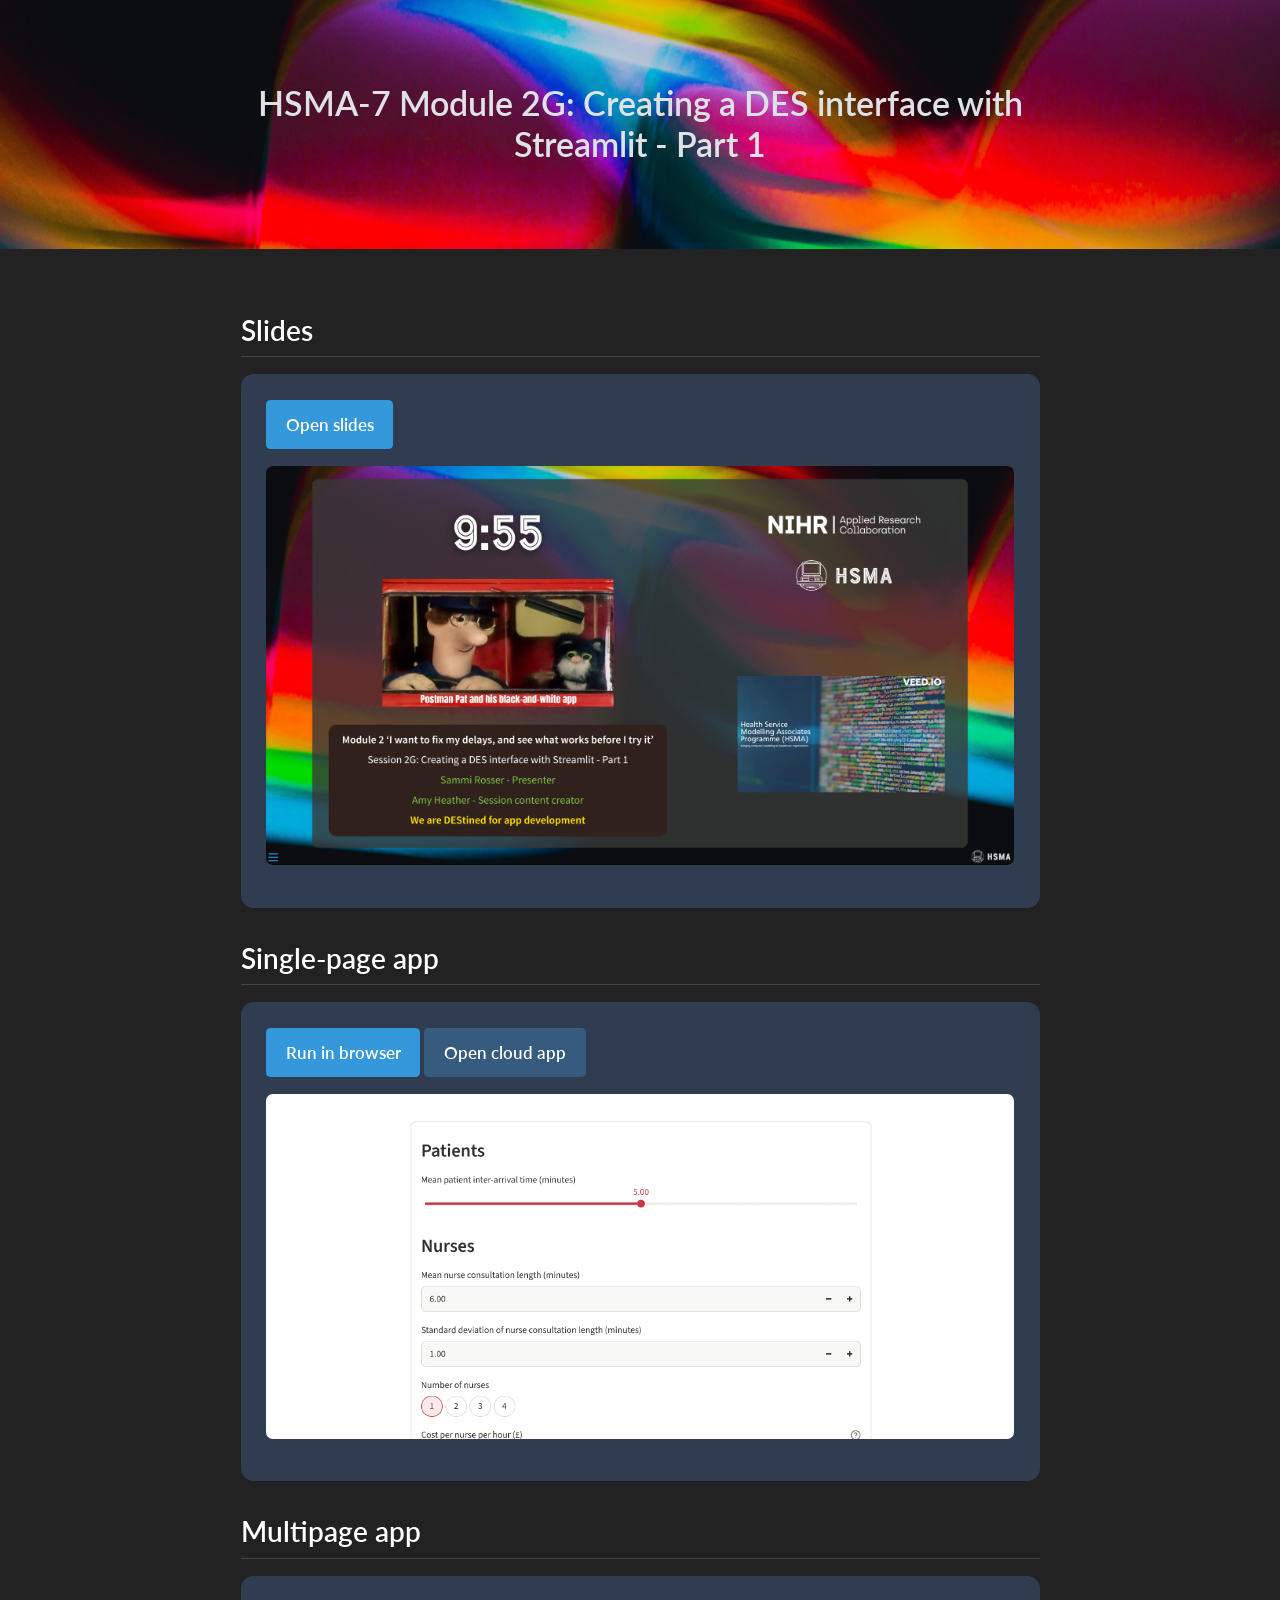
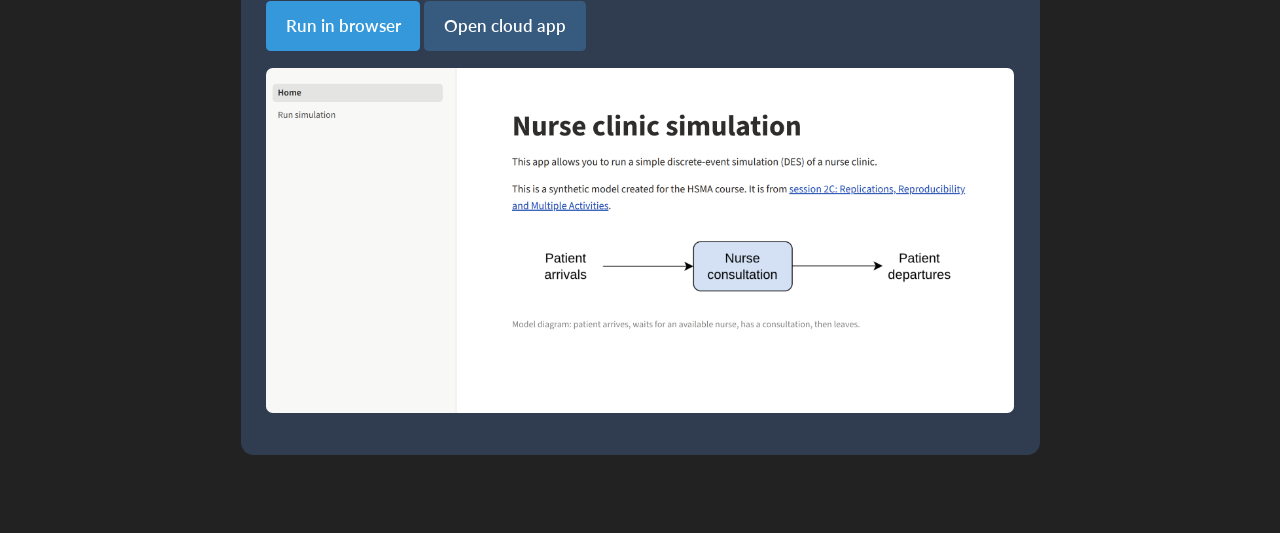
<file: index.html>
<!DOCTYPE html>
<html xmlns="http://www.w3.org/1999/xhtml" lang="en" xml:lang="en"><head>

<meta charset="utf-8">
<meta name="generator" content="quarto-1.11.9">

<meta name="viewport" content="width=device-width, initial-scale=1.0, user-scalable=yes">


<title>HSMA-7 Module 2G: Creating a DES interface with Streamlit - Part 1 – Slides and apps</title>
<style>
/* Default styles provided by pandoc.
** See https://pandoc.org/MANUAL.html#variables-for-html for config info.
*/
span.smallcaps{font-variant: small-caps;}
div.columns{display: flex; gap: 1.5em;}
div.column{flex: auto;}
@media screen {
div.columns{gap: min(4vw, 1.5em);}
div.column{overflow-x: auto;}
}
div.hanging-indent{margin-left: 1.5em; text-indent: -1.5em;}
ul.task-list{list-style: none;}
ul.task-list li input[type="checkbox"] {
  width: 0.8em;
  margin: 0 0.8em 0.2em -1em; /* quarto-specific, see https://github.com/quarto-dev/quarto-cli/issues/4556 */ 
  vertical-align: middle;
}
</style>


<script src="site_libs/quarto-nav/quarto-nav.js"></script>
<script src="site_libs/clipboard/clipboard.min.js"></script>
<script src="site_libs/quarto-search/autocomplete.umd.js"></script>
<script src="site_libs/quarto-search/fuse.min.js"></script>
<script src="site_libs/quarto-search/quarto-search.js"></script>
<meta name="quarto:offset" content="./">
<script src="site_libs/quarto-html/quarto.js" type="module"></script>
<script src="site_libs/quarto-html/tabsets/tabsets.js" type="module"></script>
<script src="site_libs/quarto-html/scrollable-regions/scrollable-regions.js" type="module"></script>
<script src="site_libs/quarto-html/popper.min.js"></script>
<script src="site_libs/quarto-html/tippy.umd.min.js"></script>
<script src="site_libs/quarto-html/anchor.min.js"></script>
<link href="site_libs/quarto-html/tippy.css" rel="stylesheet">
<link href="site_libs/quarto-html/quarto-syntax-highlighting-dark-447e42e69aaa9833c0ba1b986f430b20.css" rel="stylesheet" id="quarto-text-highlighting-styles">
<script src="site_libs/bootstrap/bootstrap.min.js"></script>
<link href="site_libs/bootstrap/bootstrap-icons.css" rel="stylesheet">
<link href="site_libs/bootstrap/bootstrap-82f95804a86ccce82947337a0379908e.min.css" rel="stylesheet" append-hash="true" id="quarto-bootstrap" data-mode="dark">
<script id="quarto-search-options" type="application/json">{
  "location": "sidebar",
  "copy-button": false,
  "collapse-after": 3,
  "panel-placement": "start",
  "type": "textbox",
  "limit": 50,
  "keyboard-shortcut": [
    "f",
    "/",
    "s"
  ],
  "show-item-context": false,
  "language": {
    "search-no-results-text": "No results",
    "search-matching-documents-text": "matching documents",
    "search-copy-link-title": "Copy link to search",
    "search-hide-matches-text": "Hide additional matches",
    "search-more-match-text": "more match in this document",
    "search-more-matches-text": "more matches in this document",
    "search-clear-button-title": "Clear",
    "search-text-placeholder": "",
    "search-detached-cancel-button-title": "Cancel",
    "search-submit-button-title": "Submit",
    "search-label": "Search"
  }
}</script>
<style>

      .quarto-title-block .quarto-title-banner {
        background-image: url(slides/template/banner_hq.png);
background-size: cover;
      }
</style>


<link rel="stylesheet" href="slides/template/index_style.css">
</head>

<body class="fullcontent quarto-light"><a id="quarto-skip-link" class="visually-hidden-focusable" href="#quarto-document-content">Skip to main content</a>

<div id="quarto-search-results"></div>
<!-- content -->
<header id="title-block-header" class="quarto-title-block default page-columns page-full">
  <div class="quarto-title-banner page-columns page-full">
    <div class="quarto-title column-body">
      <h1 class="title">HSMA-7 Module 2G: Creating a DES interface with Streamlit - Part 1</h1>
                      </div>
  </div>
    
  
  <div class="quarto-title-meta">

      
    
      
    </div>
    
  
  </header><div id="quarto-content" class="quarto-container page-columns page-rows-contents page-layout-article">
<!-- sidebar -->
<!-- margin-sidebar -->
    
<!-- main -->
<main class="content quarto-banner-title-block" id="quarto-document-content" tabindex="-1">





<section id="slides" class="level2">
<h2 class="anchored" data-anchor-id="slides">Slides</h2>
<div class="resource-card">
<div class="resource-actions">
<p><a href="./slides/index.html" class="btn btn-info">Open slides</a></p>
</div>
<p><img src="slides/images/preview_slides.png" class="img-fluid" alt="Preview of the slides"></p>
</div>
</section>
<section id="single-page-app" class="level2">
<h2 class="anchored" data-anchor-id="single-page-app">Single-page app</h2>
<div class="resource-card">
<div class="resource-actions">
<p><a href="app/singlepage/index.html" class="btn btn-info">Run in browser</a> <a href="https://hsma-des-simple.streamlit.app/" class="btn btn-primary">Open cloud app</a></p>
</div>
<p><img src="slides/images/preview_singlepage.png" class="img-fluid" alt="Preview of the single-page app"></p>
</div>
</section>
<section id="multipage-app" class="level2">
<h2 class="anchored" data-anchor-id="multipage-app">Multipage app</h2>
<div class="resource-card">
<div class="resource-actions">
<p><a href="app/multipage/index.html" class="btn btn-info">Run in browser</a> <a href="https://hsma-des-multipage.streamlit.app/" class="btn btn-primary">Open cloud app</a></p>
</div>
<p><img src="slides/images/preview_multipage.png" class="img-fluid" alt="Preview of the multipage app"></p>
</div>


</section>

</main> <!-- /main -->
<script id="quarto-html-after-body" type="application/javascript">
  window.document.addEventListener("DOMContentLoaded", function (event) {
    const icon = "";
    const anchorJS = new window.AnchorJS();
    anchorJS.options = {
      placement: 'right',
      icon: icon
    };
    anchorJS.add('.anchored');
    const isCodeAnnotation = (el) => {
      for (const clz of el.classList) {
        if (clz.startsWith('code-annotation-')) {                     
          return true;
        }
      }
      return false;
    }
    const onCopySuccess = function(e) {
      // button target
      const button = e.trigger;
      // don't keep focus
      button.blur();
      // flash "checked"
      button.classList.add('code-copy-button-checked');
      var currentTitle = button.getAttribute("title");
      button.setAttribute("title", "Copied!");
      let tooltip;
      if (window.bootstrap) {
        button.setAttribute("data-bs-toggle", "tooltip");
        button.setAttribute("data-bs-placement", "left");
        button.setAttribute("data-bs-title", "Copied!");
        tooltip = new bootstrap.Tooltip(button, 
          { trigger: "manual", 
            customClass: "code-copy-button-tooltip",
            offset: [0, -8]});
        tooltip.show();    
      }
      setTimeout(function() {
        if (tooltip) {
          tooltip.hide();
          button.removeAttribute("data-bs-title");
          button.removeAttribute("data-bs-toggle");
          button.removeAttribute("data-bs-placement");
        }
        button.setAttribute("title", currentTitle);
        button.classList.remove('code-copy-button-checked');
      }, 1000);
      // clear code selection
      e.clearSelection();
    }
    const getTextToCopy = function(trigger) {
      const outerScaffold = trigger.parentElement.cloneNode(true);
      const codeEl = outerScaffold.querySelector('code');
      for (const childEl of codeEl.children) {
        if (isCodeAnnotation(childEl)) {
          childEl.remove();
        }
      }
      return codeEl.innerText;
    }
    const clipboard = new window.ClipboardJS('.code-copy-button:not([data-in-quarto-modal])', {
      text: getTextToCopy
    });
    clipboard.on('success', onCopySuccess);
    if (window.document.getElementById('quarto-embedded-source-code-modal')) {
      const clipboardModal = new window.ClipboardJS('.code-copy-button[data-in-quarto-modal]', {
        text: getTextToCopy,
        container: window.document.getElementById('quarto-embedded-source-code-modal')
      });
      clipboardModal.on('success', onCopySuccess);
    }
      var localhostRegex = new RegExp(/^(?:http|https):\/\/localhost\:?[0-9]*\//);
      var mailtoRegex = new RegExp(/^mailto:/);
        var filterRegex = new RegExp("https:\/\/hsma-programme\.github\.io\/hsma7_2g_streamlit_part1\/");
      var isInternal = (href) => {
          return filterRegex.test(href) || localhostRegex.test(href) || mailtoRegex.test(href);
      }
      // Inspect non-navigation links and adorn them if external
      window.quartoDecorateExternalLinks = function (root) {
     var links = (root || window.document).querySelectorAll('a[href]:not(.nav-link):not(.navbar-brand):not(.toc-action):not(.sidebar-link):not(.sidebar-item-toggle):not(.pagination-link):not(.no-external):not([aria-hidden]):not(.dropdown-item):not(.quarto-navigation-tool):not(.about-link)');
      for (var i=0; i<links.length; i++) {
        const link = links[i];
        if (!isInternal(link.href)) {
          // undo the damage that might have been done by quarto-nav.js in the case of
          // links that we want to consider external
          if (link.dataset.originalHref !== undefined) {
            link.href = link.dataset.originalHref;
          }
          if (!link.classList.contains('no-external-icon')) {
          }
        }
      }
      };
      window.quartoDecorateExternalLinks(window.document);
    // Esc closes the popup (WCAG 1.4.13) and focus leaving both trigger and
    // popup closes it (WCAG 2.4.11); tippy handles neither for interactive popups.
    const hideOnEscAndFocusOut = {
      name: 'hideOnEscAndFocusOut',
      defaultValue: true,
      fn(instance) {
        const dismiss = () => {
          // A show scheduled by the trigger delay would otherwise reopen it
          instance.clearDelayTimeouts();
          instance.hide();
        };
        const onKeyDown = (event) => {
          if (event.key !== 'Escape') {
            return;
          }
          // Keep Esc from also reaching page handlers (e.g. reveal.js overview),
          // except an open reveal.js slide menu, which Esc should close too.
          // The menu handles keys only when its keyboard option is on.
          const menuHandlesEsc = window.Reveal?.getPlugin?.('menu')?.isOpen() &&
            window.Reveal.getConfig().menu?.keyboard !== false;
          if (!menuHandlesEsc) {
            event.stopPropagation();
          }
          if (instance.popper.contains(window.document.activeElement)) {
            // Disabled while refocusing so the focus trigger does not reopen it
            instance.disable();
            instance.reference.focus();
            instance.enable();
          }
          dismiss();
        };
        const onFocusOut = (event) => {
          const target = event.relatedTarget;
          if (target && !instance.reference.contains(target) &&
              !instance.popper.contains(target)) {
            dismiss();
          }
        };
        // On the trigger too: a click trigger (code-annotations: select) has no
        // blur handling. Attached for the instance's lifetime so leaving the
        // trigger also cancels a show still pending on the trigger delay.
        instance.reference.addEventListener('focusout', onFocusOut);
        return {
          onShow() {
            window.document.addEventListener('keydown', onKeyDown, true);
            instance.popper.addEventListener('focusout', onFocusOut);
          },
          onHide() {
            window.document.removeEventListener('keydown', onKeyDown, true);
            instance.popper.removeEventListener('focusout', onFocusOut);
          },
          onDestroy() {
            instance.reference.removeEventListener('focusout', onFocusOut);
          },
        };
      },
    };
    function tippyHover(el, contentFn, onTriggerFn, onUntriggerFn) {
      const config = {
        allowHTML: true,
        maxWidth: 500,
        delay: 100,
        arrow: false,
        appendTo: function(el) {
            return el.parentElement;
        },
        interactive: true,
        interactiveBorder: 10,
        theme: 'quarto',
        placement: 'bottom-start',
        plugins: [hideOnEscAndFocusOut],
      };
      if (contentFn) {
        config.content = contentFn;
      }
      if (onTriggerFn) {
        config.onTrigger = onTriggerFn;
      }
      if (onUntriggerFn) {
        config.onUntrigger = onUntriggerFn;
      }
      window.tippy(el, config); 
    }
    const noterefs = window.document.querySelectorAll('a[role="doc-noteref"]');
    for (var i=0; i<noterefs.length; i++) {
      const ref = noterefs[i];
      tippyHover(ref, function() {
        // use id or data attribute instead here
        let href = ref.getAttribute('data-footnote-href') || ref.getAttribute('href');
        try { href = new URL(href).hash; } catch {}
        const id = href.replace(/^#\/?/, "");
        const note = window.document.getElementById(id);
        if (note) {
          return note.innerHTML;
        } else {
          return "";
        }
      });
    }
    const xrefs = window.document.querySelectorAll('a.quarto-xref');
    const processXRef = (id, note) => {
      // Strip column container classes
      const stripColumnClz = (el) => {
        el.classList.remove("page-full", "page-columns");
        if (el.children) {
          for (const child of el.children) {
            stripColumnClz(child);
          }
        }
      }
      stripColumnClz(note)
      if (id === null || id.startsWith('sec-')) {
        // Special case sections, only their first couple elements
        const container = document.createElement("div");
        if (note.children && note.children.length > 2) {
          container.appendChild(note.children[0].cloneNode(true));
          for (let i = 1; i < note.children.length; i++) {
            const child = note.children[i];
            if (child.tagName === "P" && child.innerText === "") {
              continue;
            } else {
              container.appendChild(child.cloneNode(true));
              break;
            }
          }
          if (window.Quarto?.typesetMath) {
            window.Quarto.typesetMath(container);
          }
          return container.innerHTML
        } else {
          if (window.Quarto?.typesetMath) {
            window.Quarto.typesetMath(note);
          }
          return note.innerHTML;
        }
      } else {
        // Remove any anchor links if they are present
        const anchorLink = note.querySelector('a.anchorjs-link');
        if (anchorLink) {
          anchorLink.remove();
        }
        if (window.Quarto?.typesetMath) {
          window.Quarto.typesetMath(note);
        }
        if (note.classList.contains("callout")) {
          return note.outerHTML;
        } else {
          return note.innerHTML;
        }
      }
    }
    for (var i=0; i<xrefs.length; i++) {
      const xref = xrefs[i];
      tippyHover(xref, undefined, function(instance) {
        instance.disable();
        let url = xref.getAttribute('href');
        let hash = undefined; 
        if (url.startsWith('#')) {
          hash = url;
        } else {
          try { hash = new URL(url).hash; } catch {}
        }
        if (hash) {
          const id = hash.replace(/^#\/?/, "");
          const note = window.document.getElementById(id);
          if (note !== null) {
            try {
              const html = processXRef(id, note.cloneNode(true));
              instance.setContent(html);
            } finally {
              instance.enable();
              instance.show();
            }
          } else {
            // See if we can fetch this
            fetch(url.split('#')[0])
            .then(res => res.text())
            .then(html => {
              const parser = new DOMParser();
              const htmlDoc = parser.parseFromString(html, "text/html");
              const note = htmlDoc.getElementById(id);
              if (note !== null) {
                const html = processXRef(id, note);
                instance.setContent(html);
              } 
            }).finally(() => {
              instance.enable();
              instance.show();
            });
          }
        } else {
          // See if we can fetch a full url (with no hash to target)
          // This is a special case and we should probably do some content thinning / targeting
          fetch(url)
          .then(res => res.text())
          .then(html => {
            const parser = new DOMParser();
            const htmlDoc = parser.parseFromString(html, "text/html");
            const note = htmlDoc.querySelector('main.content');
            if (note !== null) {
              // This should only happen for chapter cross references
              // (since there is no id in the URL)
              // remove the first header
              if (note.children.length > 0 && note.children[0].tagName === "HEADER") {
                note.children[0].remove();
              }
              const html = processXRef(null, note);
              instance.setContent(html);
            } 
          }).finally(() => {
            instance.enable();
            instance.show();
          });
        }
      }, function(instance) {
      });
    }
        let selectedAnnoteEl;
        const selectorForAnnotation = ( cell, annotation) => {
          let cellAttr = 'data-code-cell="' + cell + '"';
          let lineAttr = 'data-code-annotation="' +  annotation + '"';
          const selector = 'span[' + cellAttr + '][' + lineAttr + ']';
          return selector;
        }
        const selectCodeLines = (annoteEl) => {
          const doc = window.document;
          const targetCell = annoteEl.getAttribute("data-target-cell");
          const targetAnnotation = annoteEl.getAttribute("data-target-annotation");
          const annoteSpan = window.document.querySelector(selectorForAnnotation(targetCell, targetAnnotation));
          const lines = annoteSpan.getAttribute("data-code-lines").split(",");
          const lineIds = lines.map((line) => {
            return targetCell + "-" + line;
          })
          // Each band is positioned against its own containing block, which is
          // not the offsetParent of the lines, so place it from client rects.
          const placeBand = (band, firstEl, lastEl, codeBlock) => {
            const container = band.offsetParent;
            if (container === null) {
              return;
            }
            const containerRect = container.getBoundingClientRect();
            // Reveal.js scales slides with a transform, so convert client
            // pixels back to the CSS pixels of the container.
            const scale = containerRect.height / container.offsetHeight || 1;
            const firstRect = firstEl.getBoundingClientRect();
            const lastRect = lastEl.getBoundingClientRect();
            const top = (firstRect.top - containerRect.top) / scale - container.clientTop + container.scrollTop;
            const height = (lastRect.bottom - firstRect.top) / scale;
            band.style.top = top - 2 + "px";
            band.style.height = height + 4 + "px";
            if (codeBlock) {
              // Without the copy button wrapper, the containing block is wider
              // than the code block, so span the code block explicitly.
              const blockRect = codeBlock.getBoundingClientRect();
              band.style.left = (blockRect.left - containerRect.left) / scale - container.clientLeft + container.scrollLeft + "px";
              band.style.width = blockRect.width / scale + "px";
            }
          };
          if (lineIds.length > 0) {
            const el = window.document.getElementById(lineIds[0]);
            const lastEl = window.document.getElementById(lineIds[lineIds.length - 1]);
            const parent = el.parentElement.parentElement;
            // cook up a div (if necessary) and position it
            let div = window.document.getElementById("code-annotation-line-highlight");
            if (div === null) {
              div = window.document.createElement("div");
              div.setAttribute("id", "code-annotation-line-highlight");
              div.style.position = 'absolute';
              parent.appendChild(div);
            }
            placeBand(div, el, lastEl, parent.closest("div.sourceCode") || parent);
            let gutterDiv = window.document.getElementById("code-annotation-line-highlight-gutter");
            if (gutterDiv === null) {
              gutterDiv = window.document.createElement("div");
              gutterDiv.setAttribute("id", "code-annotation-line-highlight-gutter");
              gutterDiv.style.position = 'absolute';
              const codeCell = window.document.getElementById(targetCell);
              const gutter = codeCell.querySelector('.code-annotation-gutter');
              gutter.appendChild(gutterDiv);
            }
            placeBand(gutterDiv, el, lastEl);
            selectedAnnoteEl = annoteEl;
          }
        };
        const unselectCodeLines = () => {
          const elementsIds = ["code-annotation-line-highlight", "code-annotation-line-highlight-gutter"];
          elementsIds.forEach((elId) => {
            const div = window.document.getElementById(elId);
            if (div) {
              div.remove();
            }
          });
          selectedAnnoteEl = undefined;
        };
          // Handle positioning of the toggle
      window.addEventListener(
        "resize",
        throttle(() => {
          elRect = undefined;
          if (selectedAnnoteEl) {
            selectCodeLines(selectedAnnoteEl);
          }
        }, 10)
      );
      function throttle(fn, ms) {
      let throttle = false;
      let timer;
        return (...args) => {
          if(!throttle) { // first call gets through
              fn.apply(this, args);
              throttle = true;
          } else { // all the others get throttled
              if(timer) clearTimeout(timer); // cancel #2
              timer = setTimeout(() => {
                fn.apply(this, args);
                timer = throttle = false;
              }, ms);
          }
        };
      }
        // Attach click handler to the DT
        const annoteDls = window.document.querySelectorAll('dt[data-target-cell]');
        for (const annoteDlNode of annoteDls) {
          annoteDlNode.addEventListener('click', (event) => {
            const clickedEl = event.target;
            if (clickedEl !== selectedAnnoteEl) {
              unselectCodeLines();
              const activeEl = window.document.querySelector('dt[data-target-cell].code-annotation-active');
              if (activeEl) {
                activeEl.classList.remove('code-annotation-active');
              }
              selectCodeLines(clickedEl);
              clickedEl.classList.add('code-annotation-active');
            } else {
              // Unselect the line
              unselectCodeLines();
              clickedEl.classList.remove('code-annotation-active');
            }
          });
        }
    const findCites = (el) => {
      const parentEl = el.parentElement;
      if (parentEl) {
        const cites = parentEl.dataset.cites;
        if (cites) {
          return {
            el,
            cites: cites.split(' ')
          };
        } else {
          return findCites(el.parentElement)
        }
      } else {
        return undefined;
      }
    };
    var bibliorefs = window.document.querySelectorAll('a[role="doc-biblioref"]');
    for (var i=0; i<bibliorefs.length; i++) {
      const ref = bibliorefs[i];
      const citeInfo = findCites(ref);
      if (citeInfo) {
        tippyHover(citeInfo.el, function() {
          var popup = window.document.createElement('div');
          citeInfo.cites.forEach(function(cite) {
            var citeDiv = window.document.createElement('div');
            citeDiv.classList.add('hanging-indent');
            citeDiv.classList.add('csl-entry');
            var biblioDiv = window.document.getElementById('ref-' + cite);
            if (biblioDiv) {
              citeDiv.innerHTML = biblioDiv.innerHTML;
            }
            popup.appendChild(citeDiv);
          });
          return popup.innerHTML;
        });
      }
    }
  });
  </script>
  <script type="application/javascript">
  window.quartoScrollableRegionsLabels = {"code":"Scrollable code","output":"Scrollable output"};
  </script>
</div> <!-- /content -->




</body></html>
</file>
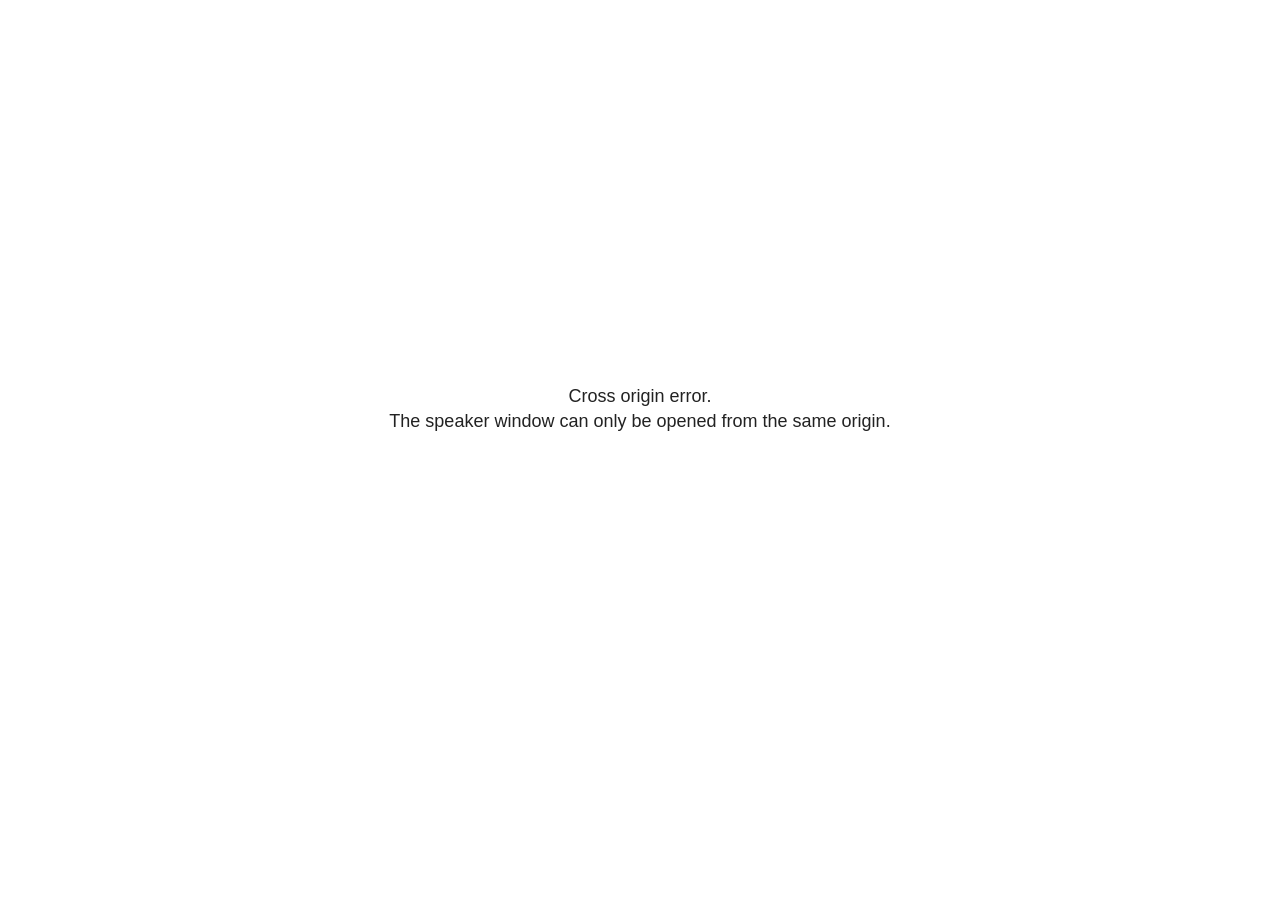
<file: site_libs/revealjs/plugin/notes/speaker-view.html>
<!--
	NOTE: You need to build the notes plugin after making changes to this file.
-->
<html lang="en">
	<head>
		<meta charset="utf-8">

		<title>reveal.js - Speaker View</title>

		<style>
			body {
				font-family: Helvetica;
				font-size: 18px;
			}

			#current-slide,
			#upcoming-slide,
			#speaker-controls {
				padding: 6px;
				box-sizing: border-box;
				-moz-box-sizing: border-box;
			}

			#current-slide iframe,
			#upcoming-slide iframe {
				width: 100%;
				height: 100%;
				border: 1px solid #ddd;
			}

			#current-slide .label,
			#upcoming-slide .label {
				position: absolute;
				top: 10px;
				left: 10px;
				z-index: 2;
			}

			#connection-status {
				position: absolute;
				top: 0;
				left: 0;
				width: 100%;
				height: 100%;
				z-index: 20;
				padding: 30% 20% 20% 20%;
				font-size: 18px;
				color: #222;
				background: #fff;
				text-align: center;
				box-sizing: border-box;
				line-height: 1.4;
			}

			.overlay-element {
				height: 34px;
				line-height: 34px;
				padding: 0 10px;
				text-shadow: none;
				background: rgba( 220, 220, 220, 0.8 );
				color: #222;
				font-size: 14px;
			}

			.overlay-element.interactive:hover {
				background: rgba( 220, 220, 220, 1 );
			}

			#current-slide {
				position: absolute;
				width: 60%;
				height: 100%;
				top: 0;
				left: 0;
				padding-right: 0;
			}

			#upcoming-slide {
				position: absolute;
				width: 40%;
				height: 40%;
				right: 0;
				top: 0;
			}

			/* Speaker controls */
			#speaker-controls {
				position: absolute;
				top: 40%;
				right: 0;
				width: 40%;
				height: 60%;
				overflow: auto;
				font-size: 18px;
			}

				.speaker-controls-time.hidden,
				.speaker-controls-notes.hidden {
					display: none;
				}

				.speaker-controls-time .label,
				.speaker-controls-pace .label,
				.speaker-controls-notes .label {
					text-transform: uppercase;
					font-weight: normal;
					font-size: 0.66em;
					color: #666;
					margin: 0;
				}

				.speaker-controls-time, .speaker-controls-pace {
					border-bottom: 1px solid rgba( 200, 200, 200, 0.5 );
					margin-bottom: 10px;
					padding: 10px 16px;
					padding-bottom: 20px;
					cursor: pointer;
				}

				.speaker-controls-time .reset-button {
					opacity: 0;
					float: right;
					color: #666;
					text-decoration: none;
				}
				.speaker-controls-time:hover .reset-button {
					opacity: 1;
				}

				.speaker-controls-time .timer,
				.speaker-controls-time .clock {
					width: 50%;
				}

				.speaker-controls-time .timer,
				.speaker-controls-time .clock,
				.speaker-controls-time .pacing .hours-value,
				.speaker-controls-time .pacing .minutes-value,
				.speaker-controls-time .pacing .seconds-value {
					font-size: 1.9em;
				}

				.speaker-controls-time .timer {
					float: left;
				}

				.speaker-controls-time .clock {
					float: right;
					text-align: right;
				}

				.speaker-controls-time span.mute {
					opacity: 0.3;
				}

				.speaker-controls-time .pacing-title {
					margin-top: 5px;
				}

				.speaker-controls-time .pacing.ahead {
					color: blue;
				}

				.speaker-controls-time .pacing.on-track {
					color: green;
				}

				.speaker-controls-time .pacing.behind {
					color: red;
				}

				.speaker-controls-notes {
					padding: 10px 16px;
				}

				.speaker-controls-notes .value {
					margin-top: 5px;
					line-height: 1.4;
					font-size: 1.2em;
				}

			/* Layout selector */
			#speaker-layout {
				position: absolute;
				top: 10px;
				right: 10px;
				color: #222;
				z-index: 10;
			}
				#speaker-layout select {
					position: absolute;
					width: 100%;
					height: 100%;
					top: 0;
					left: 0;
					border: 0;
					box-shadow: 0;
					cursor: pointer;
					opacity: 0;

					font-size: 1em;
					background-color: transparent;

					-moz-appearance: none;
					-webkit-appearance: none;
					-webkit-tap-highlight-color: rgba(0, 0, 0, 0);
				}

				#speaker-layout:focus-within {
					outline: 2px solid currentColor;
					outline-offset: 3px;
				}

				#speaker-layout select:focus {
					outline: none;
					box-shadow: none;
				}

			.clear {
				clear: both;
			}

			/* Speaker layout: Wide */
			body[data-speaker-layout="wide"] #current-slide,
			body[data-speaker-layout="wide"] #upcoming-slide {
				width: 50%;
				height: 45%;
				padding: 6px;
			}

			body[data-speaker-layout="wide"] #current-slide {
				top: 0;
				left: 0;
			}

			body[data-speaker-layout="wide"] #upcoming-slide {
				top: 0;
				left: 50%;
			}

			body[data-speaker-layout="wide"] #speaker-controls {
				top: 45%;
				left: 0;
				width: 100%;
				height: 50%;
				font-size: 1.25em;
			}

			/* Speaker layout: Tall */
			body[data-speaker-layout="tall"] #current-slide,
			body[data-speaker-layout="tall"] #upcoming-slide {
				width: 45%;
				height: 50%;
				padding: 6px;
			}

			body[data-speaker-layout="tall"] #current-slide {
				top: 0;
				left: 0;
			}

			body[data-speaker-layout="tall"] #upcoming-slide {
				top: 50%;
				left: 0;
			}

			body[data-speaker-layout="tall"] #speaker-controls {
				padding-top: 40px;
				top: 0;
				left: 45%;
				width: 55%;
				height: 100%;
				font-size: 1.25em;
			}

			/* Speaker layout: Notes only */
			body[data-speaker-layout="notes-only"] #current-slide,
			body[data-speaker-layout="notes-only"] #upcoming-slide {
				display: none;
			}

			body[data-speaker-layout="notes-only"] #speaker-controls {
				padding-top: 40px;
				top: 0;
				left: 0;
				width: 100%;
				height: 100%;
				font-size: 1.25em;
			}

			@media screen and (max-width: 1080px) {
				body[data-speaker-layout="default"] #speaker-controls {
					font-size: 16px;
				}
			}

			@media screen and (max-width: 900px) {
				body[data-speaker-layout="default"] #speaker-controls {
					font-size: 14px;
				}
			}

			@media screen and (max-width: 800px) {
				body[data-speaker-layout="default"] #speaker-controls {
					font-size: 12px;
				}
			}

		</style>
	</head>

	<body>

		<div id="connection-status">Loading speaker view...</div>

		<div id="current-slide" role="region" aria-label="Current slide"></div>
		<div id="upcoming-slide" role="region" aria-label="Upcoming slide"><span class="overlay-element label">Upcoming</span></div>
		<div id="speaker-controls">
			<div class="speaker-controls-time" role="region" aria-label="Time">
				<h4 class="label">Time <span class="reset-button">Click to Reset</span></h4>
				<div class="clock">
					<span class="clock-value">0:00 AM</span>
				</div>
				<div class="timer">
					<span class="hours-value">00</span><span class="minutes-value">:00</span><span class="seconds-value">:00</span>
				</div>
				<div class="clear"></div>

				<h4 class="label pacing-title" style="display: none">Pacing – Time to finish current slide</h4>
				<div class="pacing" style="display: none">
					<span class="hours-value">00</span><span class="minutes-value">:00</span><span class="seconds-value">:00</span>
				</div>
			</div>

			<div class="speaker-controls-notes hidden" role="region" aria-label="Speaker notes">
				<h4 class="label">Notes</h4>
				<div class="value"></div>
			</div>
		</div>
		<div id="speaker-layout" class="overlay-element interactive">
			<label for="speaker-layout-dropdown" class="speaker-layout-label">Layout</label><span class="speaker-layout-value" aria-hidden="true"></span>
			<select id="speaker-layout-dropdown" class="speaker-layout-dropdown"></select>
		</div>

		<script>

			(function() {

				var notes,
					notesValue,
					currentState,
					currentSlide,
					upcomingSlide,
					layoutLabel,
					layoutDropdown,
					pendingCalls = {},
					lastRevealApiCallId = 0,
					connected = false

				var connectionStatus = document.querySelector( '#connection-status' );

				var SPEAKER_LAYOUTS = {
					'default': 'Default',
					'wide': 'Wide',
					'tall': 'Tall',
					'notes-only': 'Notes only'
				};

				setupLayout();

				let openerOrigin;

				try {
					openerOrigin = window.opener.location.origin;
				}
				catch ( error ) { console.warn( error ) }

				// In order to prevent XSS, the speaker view will only run if its
				// opener has the same origin as itself
				if( window.location.origin !== openerOrigin ) {
					connectionStatus.innerHTML = 'Cross origin error.<br>The speaker window can only be opened from the same origin.';
					return;
				}

				var connectionTimeout = setTimeout( function() {
					connectionStatus.innerHTML = 'Error connecting to main window.<br>Please try closing and reopening the speaker view.';
				}, 5000 );

				window.addEventListener( 'message', function( event ) {

					// Validate the origin of all messages to avoid parsing messages
					// that aren't meant for us. Ignore when running off file:// so
					// that the speaker view continues to work without a web server.
					if( window.location.origin !== event.origin && window.location.origin !== 'file://' ) {
						return
					}

					clearTimeout( connectionTimeout );
					connectionStatus.style.display = 'none';

					var data = JSON.parse( event.data );

					// The overview mode is only useful to the reveal.js instance
					// where navigation occurs so we don't sync it
					if( data.state ) delete data.state.overview;

					// Messages sent by the notes plugin inside of the main window
					if( data && data.namespace === 'reveal-notes' ) {
						if( data.type === 'connect' ) {
							handleConnectMessage( data );
						}
						else if( data.type === 'state' ) {
							handleStateMessage( data );
						}
						else if( data.type === 'return' ) {
							pendingCalls[data.callId](data.result);
							delete pendingCalls[data.callId];
						}
					}
					// Messages sent by the reveal.js inside of the current slide preview
					else if( data && data.namespace === 'reveal' ) {
						if( /ready/.test( data.eventName ) ) {
							// Send a message back to notify that the handshake is complete
							window.opener.postMessage( JSON.stringify({ namespace: 'reveal-notes', type: 'connected'} ), '*' );
						}
						else if( /slidechanged|fragmentshown|fragmenthidden|paused|resumed/.test( data.eventName ) && currentState !== JSON.stringify( data.state ) ) {

							dispatchStateToMainWindow( data.state );

						}
					}

				} );

				/**
				 * Updates the presentation in the main window to match the state
				 * of the presentation in the notes window.
				 */
				const dispatchStateToMainWindow = debounce(( state ) => {
					window.opener.postMessage( JSON.stringify({ method: 'setState', args: [ state ]} ), '*' );
				}, 500);

				/**
				 * Asynchronously calls the Reveal.js API of the main frame.
				 */
				function callRevealApi( methodName, methodArguments, callback ) {

					var callId = ++lastRevealApiCallId;
					pendingCalls[callId] = callback;
					window.opener.postMessage( JSON.stringify( {
						namespace: 'reveal-notes',
						type: 'call',
						callId: callId,
						methodName: methodName,
						arguments: methodArguments
					} ), '*' );

				}

				/**
				 * Called when the main window is trying to establish a
				 * connection.
				 */
				function handleConnectMessage( data ) {

					if( connected === false ) {
						connected = true;

						setupIframes( data );
						setupKeyboard();
						setupNotes();
						setupTimer();
						setupHeartbeat();
					}

				}

				/**
				 * Called when the main window sends an updated state.
				 */
				function handleStateMessage( data ) {

					// Store the most recently set state to avoid circular loops
					// applying the same state
					currentState = JSON.stringify( data.state );

					// No need for updating the notes in case of fragment changes
					if ( data.notes ) {
						notes.classList.remove( 'hidden' );
						notesValue.style.whiteSpace = data.whitespace;
						if( data.markdown ) {
							notesValue.innerHTML = marked( data.notes );
						}
						else {
							notesValue.innerHTML = data.notes;
						}
					}
					else {
						notes.classList.add( 'hidden' );
					}

					// Update the note slides
					currentSlide.contentWindow.postMessage( JSON.stringify({ method: 'setState', args: [ data.state ] }), '*' );
					upcomingSlide.contentWindow.postMessage( JSON.stringify({ method: 'setState', args: [ data.state ] }), '*' );
					upcomingSlide.contentWindow.postMessage( JSON.stringify({ method: 'next' }), '*' );

				}

				// Limit to max one state update per X ms
				handleStateMessage = debounce( handleStateMessage, 200 );

				/**
				 * Forward keyboard events to the current slide window.
				 * This enables keyboard events to work even if focus
				 * isn't set on the current slide iframe.
				 *
				 * Block F5 default handling, it reloads and disconnects
				 * the speaker notes window.
				 */
				function setupKeyboard() {

					document.addEventListener( 'keydown', function( event ) {
						if( event.keyCode === 116 || ( event.metaKey && event.keyCode === 82 ) ) {
							event.preventDefault();
							return false;
						}
						// Let native controls handle their own keys without advancing slides.
						if( event.target.closest( 'input, select, textarea, button, [contenteditable]' ) ) return;

						currentSlide.contentWindow.postMessage( JSON.stringify({ method: 'triggerKey', args: [ event.keyCode ] }), '*' );
					} );

				}

				/**
				 * Creates the preview iframes.
				 */
				function setupIframes( data ) {

					var params = [
						'receiver',
						'progress=false',
						'history=false',
						'transition=none',
						'autoSlide=0',
						'backgroundTransition=none'
					].join( '&' );

					var urlSeparator = /\?/.test(data.url) ? '&' : '?';
					var hash = '#/' + data.state.indexh + '/' + data.state.indexv;
					var currentURL = data.url + urlSeparator + params + '&scrollActivationWidth=false&postMessageEvents=true' + hash;
					var upcomingURL = data.url + urlSeparator + params + '&scrollActivationWidth=false&controls=false' + hash;

					currentSlide = document.createElement( 'iframe' );
					currentSlide.setAttribute( 'title', 'Current slide preview' );
					currentSlide.setAttribute( 'width', 1280 );
					currentSlide.setAttribute( 'height', 1024 );
					currentSlide.setAttribute( 'src', currentURL );
					document.querySelector( '#current-slide' ).appendChild( currentSlide );

					upcomingSlide = document.createElement( 'iframe' );
					upcomingSlide.setAttribute( 'title', 'Upcoming slide preview' );
					upcomingSlide.setAttribute( 'width', 640 );
					upcomingSlide.setAttribute( 'height', 512 );
					upcomingSlide.setAttribute( 'src', upcomingURL );
					document.querySelector( '#upcoming-slide' ).appendChild( upcomingSlide );

				}

				/**
				 * Setup the notes UI.
				 */
				function setupNotes() {

					notes = document.querySelector( '.speaker-controls-notes' );
					notesValue = document.querySelector( '.speaker-controls-notes .value' );

				}

				/**
				 * We send out a heartbeat at all times to ensure we can
				 * reconnect with the main presentation window after reloads.
				 */
				function setupHeartbeat() {

					setInterval( () => {
						window.opener.postMessage( JSON.stringify({ namespace: 'reveal-notes', type: 'heartbeat'} ), '*' );
					}, 1000 );

				}

				function getTimings( callback ) {

					callRevealApi( 'getSlidesAttributes', [], function ( slideAttributes ) {
						callRevealApi( 'getConfig', [], function ( config ) {
							var totalTime = config.totalTime;
							var minTimePerSlide = config.minimumTimePerSlide || 0;
							var defaultTiming = config.defaultTiming;
							if ((defaultTiming == null) && (totalTime == null)) {
								callback(null);
								return;
							}
							// Setting totalTime overrides defaultTiming
							if (totalTime) {
								defaultTiming = 0;
							}
							var timings = [];
							for ( var i in slideAttributes ) {
								var slide = slideAttributes[ i ];
								var timing = defaultTiming;
								if( slide.hasOwnProperty( 'data-timing' )) {
									var t = slide[ 'data-timing' ];
									timing = parseInt(t);
									if( isNaN(timing) ) {
										console.warn("Could not parse timing '" + t + "' of slide " + i + "; using default of " + defaultTiming);
										timing = defaultTiming;
									}
								}
								timings.push(timing);
							}
							if ( totalTime ) {
								// After we've allocated time to individual slides, we summarize it and
								// subtract it from the total time
								var remainingTime = totalTime - timings.reduce( function(a, b) { return a + b; }, 0 );
								// The remaining time is divided by the number of slides that have 0 seconds
								// allocated at the moment, giving the average time-per-slide on the remaining slides
								var remainingSlides = (timings.filter( function(x) { return x == 0 }) ).length
								var timePerSlide = Math.round( remainingTime / remainingSlides, 0 )
								// And now we replace every zero-value timing with that average
								timings = timings.map( function(x) { return (x==0 ? timePerSlide : x) } );
							}
							var slidesUnderMinimum = timings.filter( function(x) { return (x < minTimePerSlide) } ).length
							if ( slidesUnderMinimum ) {
								message = "The pacing time for " + slidesUnderMinimum + " slide(s) is under the configured minimum of " + minTimePerSlide + " seconds. Check the data-timing attribute on individual slides, or consider increasing the totalTime or minimumTimePerSlide configuration options (or removing some slides).";
								alert(message);
							}
							callback( timings );
						} );
					} );

				}

				/**
				 * Return the number of seconds allocated for presenting
				 * all slides up to and including this one.
				 */
				function getTimeAllocated( timings, callback ) {

					callRevealApi( 'getSlidePastCount', [], function ( currentSlide ) {
						var allocated = 0;
						for (var i in timings.slice(0, currentSlide + 1)) {
							allocated += timings[i];
						}
						callback( allocated );
					} );

				}

				/**
				 * Create the timer and clock and start updating them
				 * at an interval.
				 */
				function setupTimer() {

					var start = new Date(),
					timeEl = document.querySelector( '.speaker-controls-time' ),
					clockEl = timeEl.querySelector( '.clock-value' ),
					hoursEl = timeEl.querySelector( '.hours-value' ),
					minutesEl = timeEl.querySelector( '.minutes-value' ),
					secondsEl = timeEl.querySelector( '.seconds-value' ),
					pacingTitleEl = timeEl.querySelector( '.pacing-title' ),
					pacingEl = timeEl.querySelector( '.pacing' ),
					pacingHoursEl = pacingEl.querySelector( '.hours-value' ),
					pacingMinutesEl = pacingEl.querySelector( '.minutes-value' ),
					pacingSecondsEl = pacingEl.querySelector( '.seconds-value' );

					var timings = null;
					getTimings( function ( _timings ) {

						timings = _timings;
						if (_timings !== null) {
							pacingTitleEl.style.removeProperty('display');
							pacingEl.style.removeProperty('display');
						}

						// Update once directly
						_updateTimer();

						// Then update every second
						setInterval( _updateTimer, 1000 );

					} );


					function _resetTimer() {

						if (timings == null) {
							start = new Date();
							_updateTimer();
						}
						else {
							// Reset timer to beginning of current slide
							getTimeAllocated( timings, function ( slideEndTimingSeconds ) {
								var slideEndTiming = slideEndTimingSeconds * 1000;
								callRevealApi( 'getSlidePastCount', [], function ( currentSlide ) {
									var currentSlideTiming = timings[currentSlide] * 1000;
									var previousSlidesTiming = slideEndTiming - currentSlideTiming;
									var now = new Date();
									start = new Date(now.getTime() - previousSlidesTiming);
									_updateTimer();
								} );
							} );
						}

					}

					timeEl.addEventListener( 'click', function() {
						_resetTimer();
						return false;
					} );

					function _displayTime( hrEl, minEl, secEl, time) {

						var sign = Math.sign(time) == -1 ? "-" : "";
						time = Math.abs(Math.round(time / 1000));
						var seconds = time % 60;
						var minutes = Math.floor( time / 60 ) % 60 ;
						var hours = Math.floor( time / ( 60 * 60 )) ;
						hrEl.innerHTML = sign + zeroPadInteger( hours );
						if (hours == 0) {
							hrEl.classList.add( 'mute' );
						}
						else {
							hrEl.classList.remove( 'mute' );
						}
						minEl.innerHTML = ':' + zeroPadInteger( minutes );
						if (hours == 0 && minutes == 0) {
							minEl.classList.add( 'mute' );
						}
						else {
							minEl.classList.remove( 'mute' );
						}
						secEl.innerHTML = ':' + zeroPadInteger( seconds );
					}

					function _updateTimer() {

						var diff, hours, minutes, seconds,
						now = new Date();

						diff = now.getTime() - start.getTime();

						clockEl.innerHTML = now.toLocaleTimeString( 'en-US', { hour12: true, hour: '2-digit', minute:'2-digit' } );
						_displayTime( hoursEl, minutesEl, secondsEl, diff );
						if (timings !== null) {
							_updatePacing(diff);
						}

					}

					function _updatePacing(diff) {

						getTimeAllocated( timings, function ( slideEndTimingSeconds ) {
							var slideEndTiming = slideEndTimingSeconds * 1000;

							callRevealApi( 'getSlidePastCount', [], function ( currentSlide ) {
								var currentSlideTiming = timings[currentSlide] * 1000;
								var timeLeftCurrentSlide = slideEndTiming - diff;
								if (timeLeftCurrentSlide < 0) {
									pacingEl.className = 'pacing behind';
								}
								else if (timeLeftCurrentSlide < currentSlideTiming) {
									pacingEl.className = 'pacing on-track';
								}
								else {
									pacingEl.className = 'pacing ahead';
								}
								_displayTime( pacingHoursEl, pacingMinutesEl, pacingSecondsEl, timeLeftCurrentSlide );
							} );
						} );
					}

				}

				/**
				 * Sets up the speaker view layout and layout selector.
				 */
				function setupLayout() {

					layoutDropdown = document.querySelector( '.speaker-layout-dropdown' );
					layoutLabel = document.querySelector( '.speaker-layout-value' );

					// Render the list of available layouts
					for( var id in SPEAKER_LAYOUTS ) {
						var option = document.createElement( 'option' );
						option.setAttribute( 'value', id );
						option.textContent = SPEAKER_LAYOUTS[ id ];
						layoutDropdown.appendChild( option );
					}

					// Monitor the dropdown for changes
					layoutDropdown.addEventListener( 'change', function( event ) {

						setLayout( layoutDropdown.value );

					}, false );

					// Restore any currently persisted layout
					setLayout( getLayout() );

				}

				/**
				 * Sets a new speaker view layout. The layout is persisted
				 * in local storage.
				 */
				function setLayout( value ) {

					var title = SPEAKER_LAYOUTS[ value ];

					layoutLabel.textContent = title ? ( ': ' + title ) : '';
					layoutDropdown.value = value;

					document.body.setAttribute( 'data-speaker-layout', value );

					// Persist locally
					if( supportsLocalStorage() ) {
						window.localStorage.setItem( 'reveal-speaker-layout', value );
					}

				}

				/**
				 * Returns the ID of the most recently set speaker layout
				 * or our default layout if none has been set.
				 */
				function getLayout() {

					if( supportsLocalStorage() ) {
						var layout = window.localStorage.getItem( 'reveal-speaker-layout' );
						if( layout ) {
							return layout;
						}
					}

					// Default to the first record in the layouts hash
					for( var id in SPEAKER_LAYOUTS ) {
						return id;
					}

				}

				function supportsLocalStorage() {

					try {
						localStorage.setItem('test', 'test');
						localStorage.removeItem('test');
						return true;
					}
					catch( e ) {
						return false;
					}

				}

				function zeroPadInteger( num ) {

					var str = '00' + parseInt( num );
					return str.substring( str.length - 2 );

				}

				/**
				 * Limits the frequency at which a function can be called.
				 */
				function debounce( fn, ms ) {

					var lastTime = 0,
						timeout;

					return function() {

						var args = arguments;
						var context = this;

						clearTimeout( timeout );

						var timeSinceLastCall = Date.now() - lastTime;
						if( timeSinceLastCall > ms ) {
							fn.apply( context, args );
							lastTime = Date.now();
						}
						else {
							timeout = setTimeout( function() {
								fn.apply( context, args );
								lastTime = Date.now();
							}, ms - timeSinceLastCall );
						}

					}

				}

			})();

		</script>
	</body>
</html>
</file>
<file: site_libs/quarto-html/tippy.css>
.tippy-box[data-animation=fade][data-state=hidden]{opacity:0}[data-tippy-root]{max-width:calc(100vw - 10px)}.tippy-box{position:relative;background-color:#333;color:#fff;border-radius:4px;font-size:14px;line-height:1.4;white-space:normal;outline:0;transition-property:transform,visibility,opacity}.tippy-box[data-placement^=top]>.tippy-arrow{bottom:0}.tippy-box[data-placement^=top]>.tippy-arrow:before{bottom:-7px;left:0;border-width:8px 8px 0;border-top-color:initial;transform-origin:center top}.tippy-box[data-placement^=bottom]>.tippy-arrow{top:0}.tippy-box[data-placement^=bottom]>.tippy-arrow:before{top:-7px;left:0;border-width:0 8px 8px;border-bottom-color:initial;transform-origin:center bottom}.tippy-box[data-placement^=left]>.tippy-arrow{right:0}.tippy-box[data-placement^=left]>.tippy-arrow:before{border-width:8px 0 8px 8px;border-left-color:initial;right:-7px;transform-origin:center left}.tippy-box[data-placement^=right]>.tippy-arrow{left:0}.tippy-box[data-placement^=right]>.tippy-arrow:before{left:-7px;border-width:8px 8px 8px 0;border-right-color:initial;transform-origin:center right}.tippy-box[data-inertia][data-state=visible]{transition-timing-function:cubic-bezier(.54,1.5,.38,1.11)}.tippy-arrow{width:16px;height:16px;color:#333}.tippy-arrow:before{content:"";position:absolute;border-color:transparent;border-style:solid}.tippy-content{position:relative;padding:5px 9px;z-index:1}
</file>
<file: site_libs/quarto-html/quarto-syntax-highlighting-dark-447e42e69aaa9833c0ba1b986f430b20.css>
/* quarto syntax highlight colors */
:root {
  --quarto-hl-al-color: #f07178;
  --quarto-hl-an-color: #d4d0ab;
  --quarto-hl-at-color: #00e0e0;
  --quarto-hl-bn-color: #d4d0ab;
  --quarto-hl-bu-color: #abe338;
  --quarto-hl-ch-color: #abe338;
  --quarto-hl-co-color: #f8f8f2;
  --quarto-hl-cv-color: #ffd700;
  --quarto-hl-cn-color: #ffd700;
  --quarto-hl-cf-color: #ffa07a;
  --quarto-hl-dt-color: #ffa07a;
  --quarto-hl-dv-color: #d4d0ab;
  --quarto-hl-do-color: #f8f8f2;
  --quarto-hl-er-color: #f07178;
  --quarto-hl-ex-color: #00e0e0;
  --quarto-hl-fl-color: #d4d0ab;
  --quarto-hl-fu-color: #ffa07a;
  --quarto-hl-im-color: #abe338;
  --quarto-hl-in-color: #d4d0ab;
  --quarto-hl-kw-color: #ffa07a;
  --quarto-hl-op-color: #ffa07a;
  --quarto-hl-ot-color: #00e0e0;
  --quarto-hl-pp-color: #dcc6e0;
  --quarto-hl-re-color: #00e0e0;
  --quarto-hl-sc-color: #abe338;
  --quarto-hl-ss-color: #abe338;
  --quarto-hl-st-color: #abe338;
  --quarto-hl-va-color: #00e0e0;
  --quarto-hl-vs-color: #abe338;
  --quarto-hl-wa-color: #dcc6e0;
}

/* other quarto variables */
:root {
  --quarto-font-monospace: SFMono-Regular, Menlo, Monaco, Consolas, "Liberation Mono", "Courier New", monospace;
}

/* syntax highlight based on Pandoc's rules */
pre > code.sourceCode > span {
  color: #f8f8f2;
}

code.sourceCode > span {
  color: #f8f8f2;
}

div.sourceCode,
div.sourceCode pre.sourceCode {
  color: #f8f8f2;
}

/* Normal */
code span {
  color: #f8f8f2;
}

/* Alert */
code span.al {
  color: #f07178;
}

/* Annotation */
code span.an {
  color: #d4d0ab;
}

/* Attribute */
code span.at {
  color: #00e0e0;
}

/* BaseN */
code span.bn {
  color: #d4d0ab;
}

/* BuiltIn */
code span.bu {
  color: #abe338;
}

/* ControlFlow */
code span.cf {
  font-weight: bold;
  color: #ffa07a;
}

/* Char */
code span.ch {
  color: #abe338;
}

/* Constant */
code span.cn {
  color: #ffd700;
}

/* Comment */
code span.co {
  font-style: italic;
  color: #f8f8f2;
}

/* CommentVar */
code span.cv {
  color: #ffd700;
}

/* Documentation */
code span.do {
  color: #f8f8f2;
}

/* DataType */
code span.dt {
  color: #ffa07a;
}

/* DecVal */
code span.dv {
  color: #d4d0ab;
}

/* Error */
code span.er {
  color: #f07178;
  text-decoration: underline;
}

/* Extension */
code span.ex {
  font-weight: bold;
  color: #00e0e0;
}

/* Float */
code span.fl {
  color: #d4d0ab;
}

/* Function */
code span.fu {
  color: #ffa07a;
}

/* Import */
code span.im {
  color: #abe338;
}

/* Information */
code span.in {
  color: #d4d0ab;
}

/* Keyword */
code span.kw {
  font-weight: bold;
  color: #ffa07a;
}

/* Operator */
code span.op {
  color: #ffa07a;
}

/* Other */
code span.ot {
  color: #00e0e0;
}

/* Preprocessor */
code span.pp {
  color: #dcc6e0;
}

/* RegionMarker */
code span.re {
  background-color: #f8f8f2;
  color: #00e0e0;
}

/* SpecialChar */
code span.sc {
  color: #abe338;
}

/* SpecialString */
code span.ss {
  color: #abe338;
}

/* String */
code span.st {
  color: #abe338;
}

/* Variable */
code span.va {
  color: #00e0e0;
}

/* VerbatimString */
code span.vs {
  color: #abe338;
}

/* Warning */
code span.wa {
  color: #dcc6e0;
}

.prevent-inlining {
  content: "</";
}

/*# sourceMappingURL=be8e1111c2b710f7c3a4926ffa2967aa.css.map */
</file>
<file: slides/template/index_style.css>
.quarto-title-banner {
  min-height: 250px;
}
.quarto-title-banner > .quarto-title {
  display: flex !important;
  flex-direction: column;
  justify-content: center;
  text-align: center;
}

.resource-card {
  padding: 1.5rem;
  background: #303d50;
  border-radius: 0.75rem;
}

.resource-card img {
  border-radius: 0.4rem;
}

.resource-actions .btn {
  padding: 0.65rem 1.1rem;
  font-weight: 600;
}
</file>
